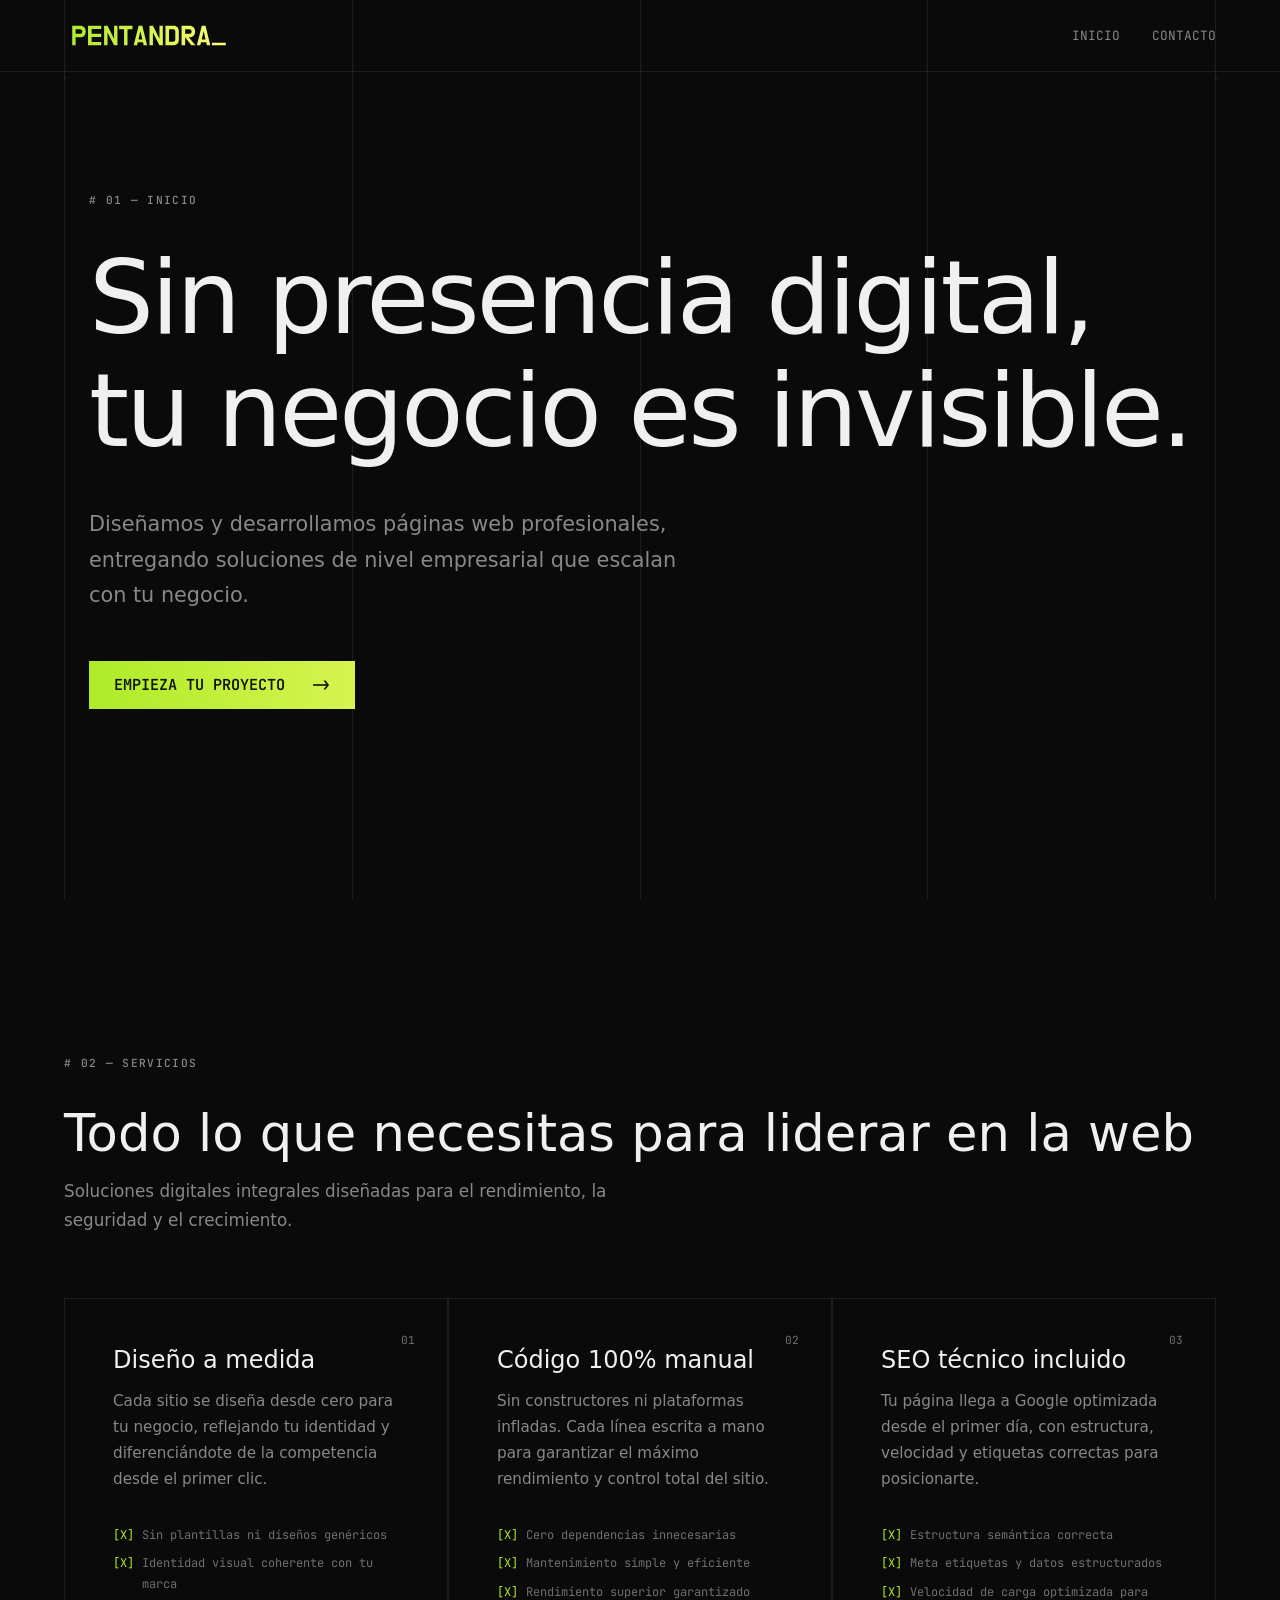
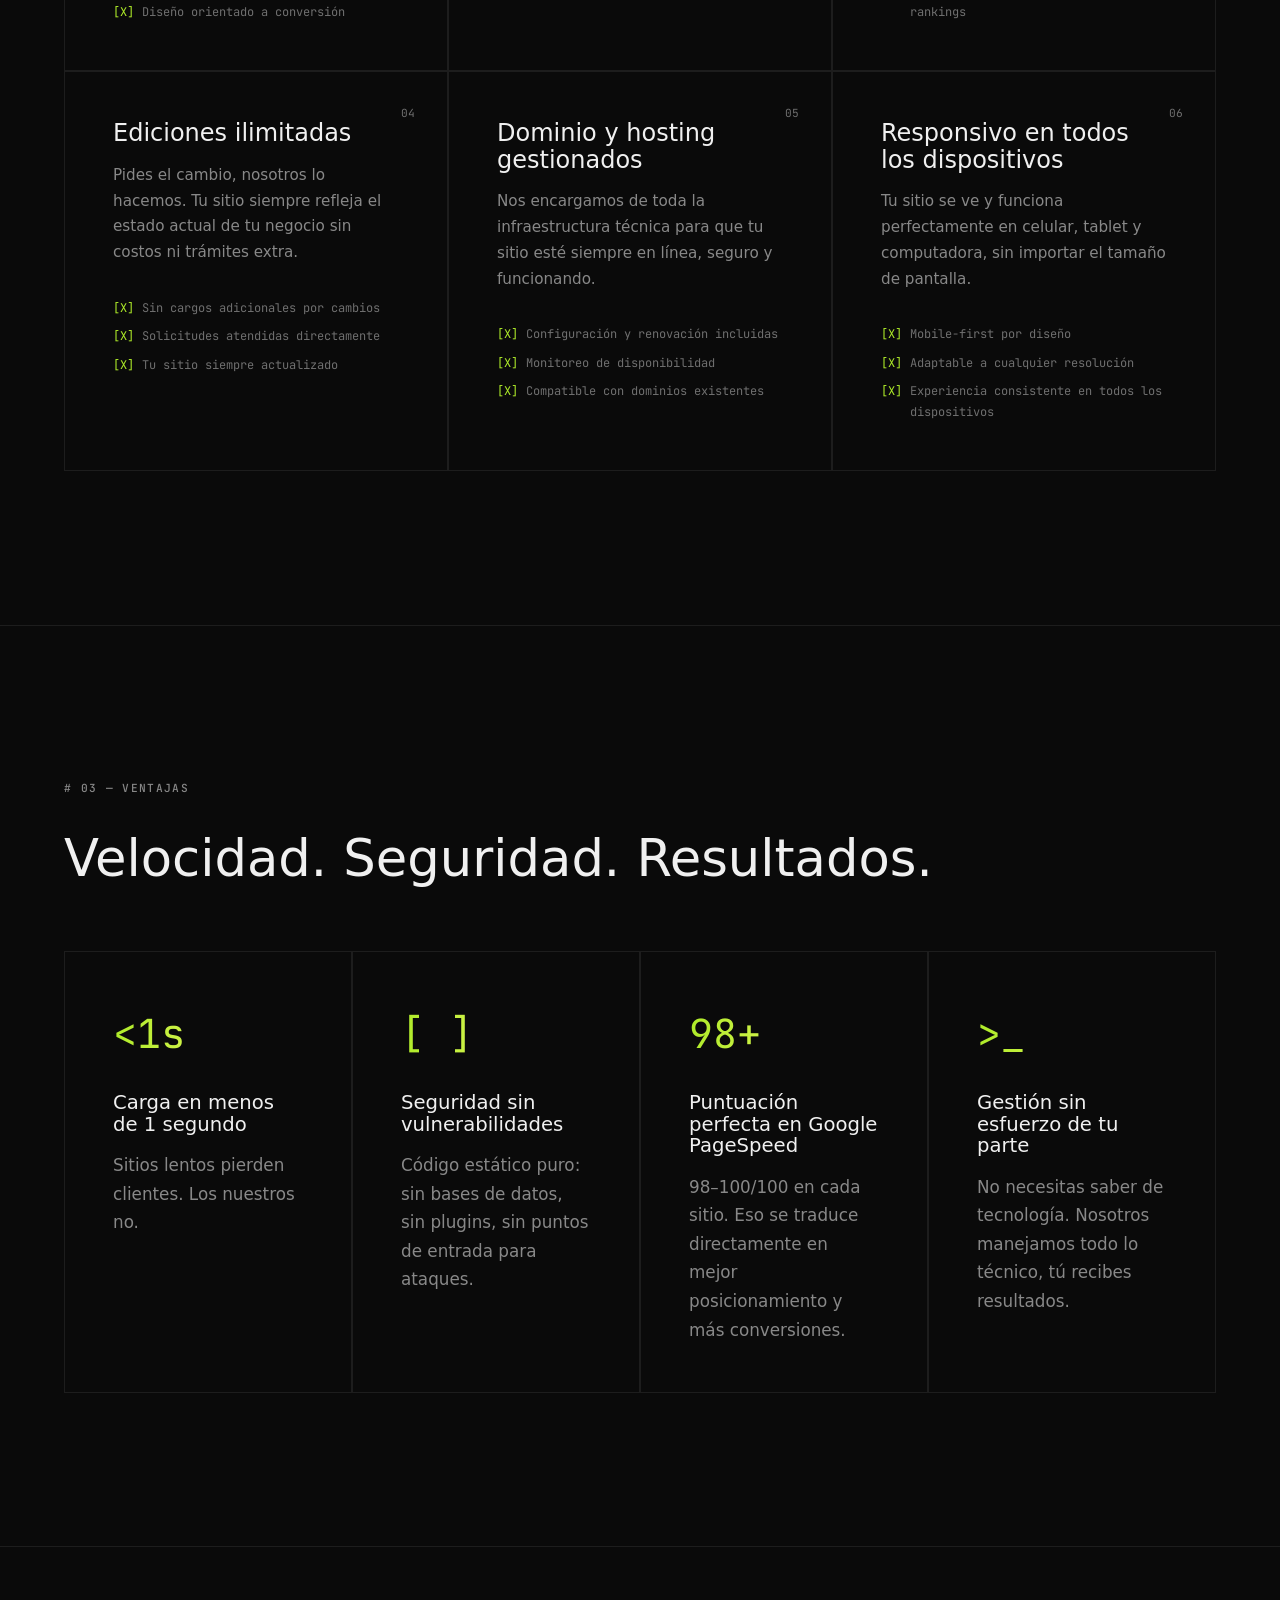
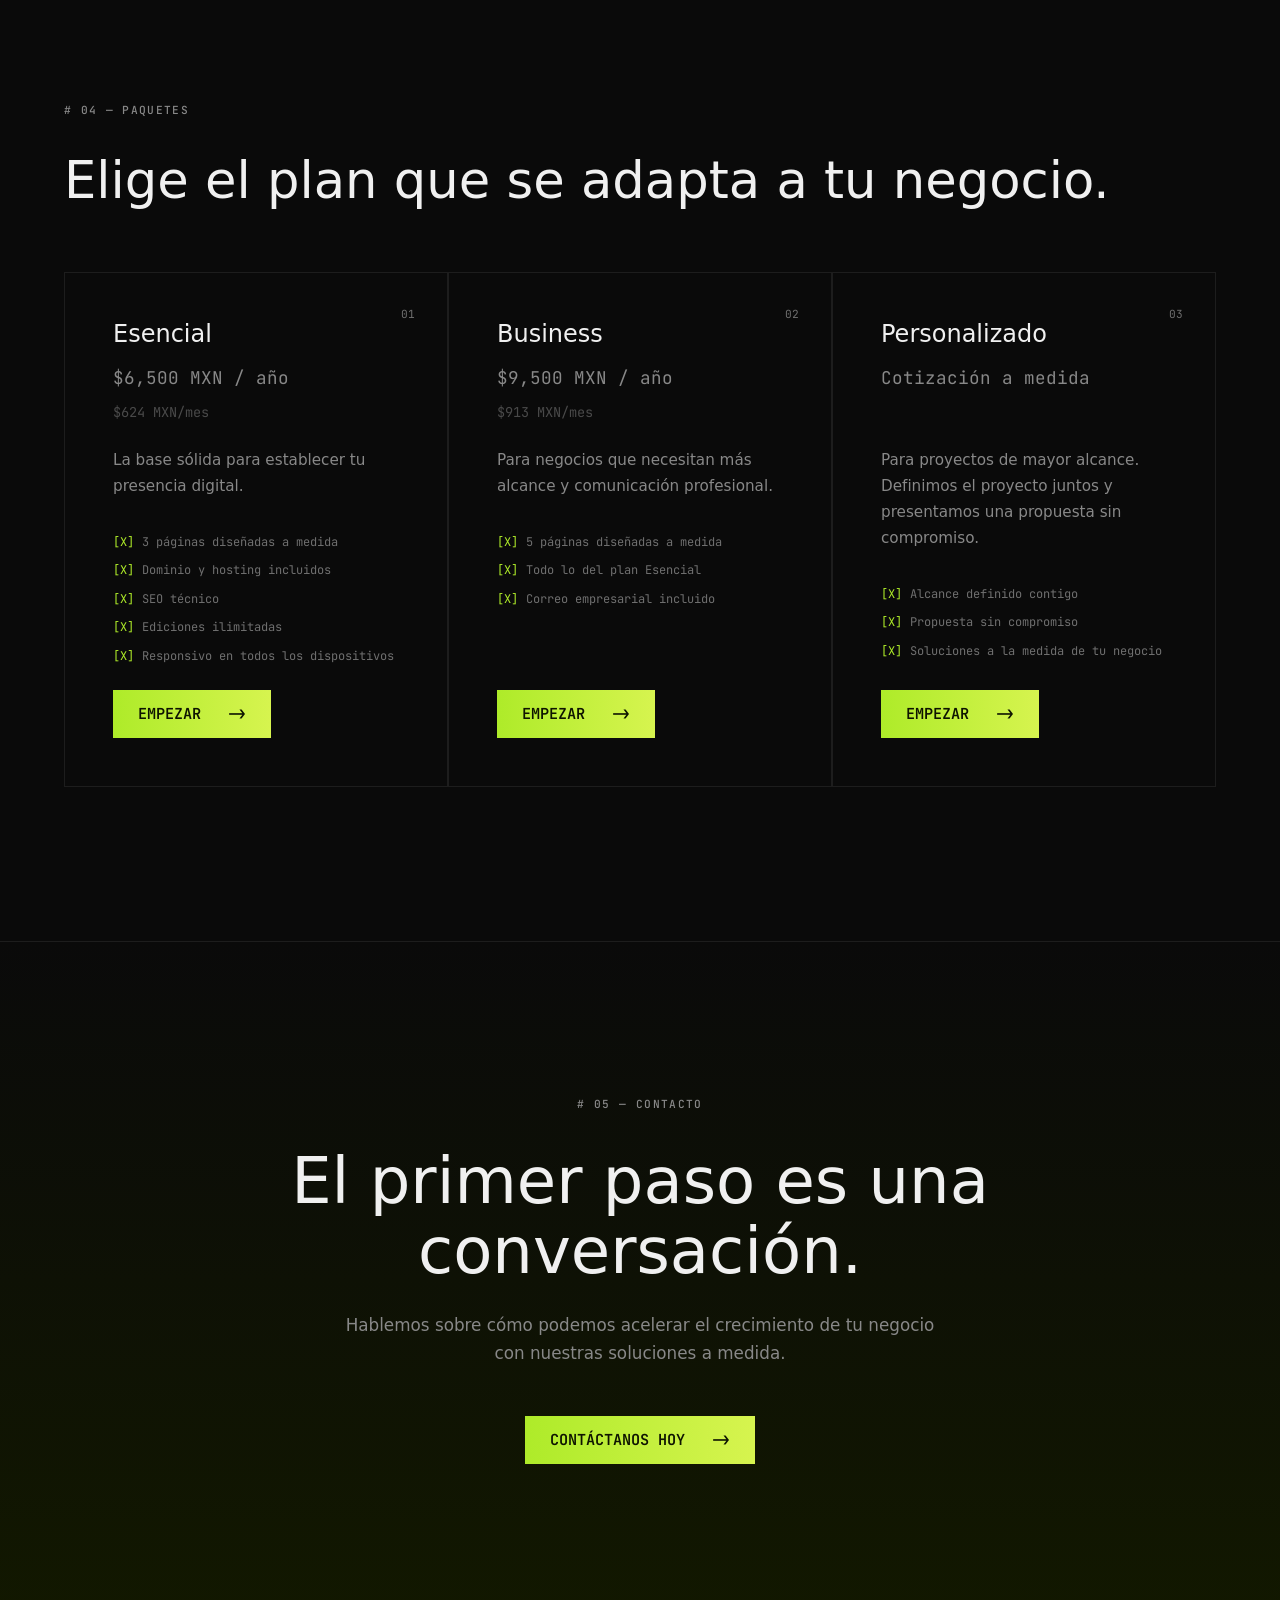
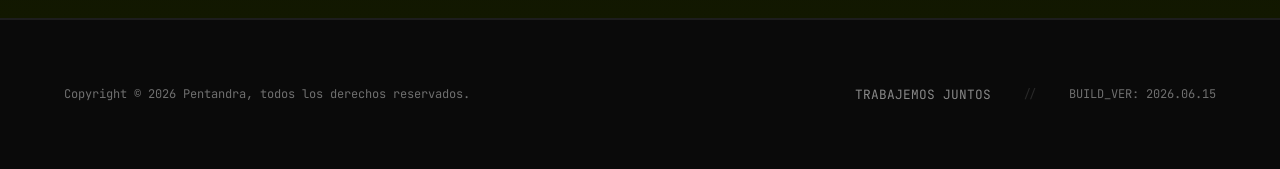
<file: index.html>
<!DOCTYPE html>
<html lang="es">
<head>
    <meta charset="UTF-8">
    <meta name="viewport" content="width=device-width, initial-scale=1.0">
    <meta name="description" content="Pentandra - Diseñamos y desarrollamos páginas web de nivel profesional para pequeñas y medianas empresas, con resultados que hablan por sí solos.">
    <meta name="theme-color" content="#0E1400">
    <title>Pentandra</title>
    
    <!-- Favicons -->
    <link rel="icon" type="image/png" href="images/favicon.png">
    <link rel="icon" type="image/x-icon" href="images/favicon.ico">
    <link rel="icon" type="image/svg+xml" href="images/favicon.svg">

    <!-- Preconnect to Font CDNs -->
    <link rel="preconnect" href="https://fonts.cdnfonts.com">
    <link rel="preconnect" href="https://fonts.googleapis.com">
    <link rel="preconnect" href="https://fonts.gstatic.com" crossorigin>
    
    <!-- Stylesheets -->
    <link rel="stylesheet" href="css/variables.css">
    <link rel="stylesheet" href="css/reset.css">
    <link rel="stylesheet" href="css/base.css">
    <link rel="stylesheet" href="css/layout.css">
    <link rel="stylesheet" href="css/components.css">
    <link rel="stylesheet" href="css/animations.css">
    
    <!-- Scripts -->
    <script src="js/main.js" defer></script>
</head>
<body>
    <nav class="navbar">
        <div class="container">
            <a href="index.html" class="logo">
            <img src="images/logo.svg" alt="Logo Pentandra" width="170">
            </a>
            <div class="nav-links">
                <a href="index.html" class="nav-link">Inicio</a>
                <a href="contacto.html" class="nav-link">Contacto</a>
            </div>
        </div>
    </nav>

    <main>
        <!-- HERO SECTION -->
        <section class="hero section" style="min-height: 100vh; display: flex; align-items: center; border-bottom: none; overflow: hidden;">
            <div class="grid-lines">
                <div class="grid-line-v"></div>
                <div class="grid-line-v"></div>
                <div class="grid-line-v"></div>
                <div class="grid-line-v"></div>
                <div class="grid-line-v"></div>
            </div>
            
            <div class="container" style="position: relative;">

                <div data-animate>
                    <span class="eyebrow"># 01 — INICIO</span>
                    <h1 style="font-size: clamp(3rem, 8vw, 7rem); margin-bottom: 2.5rem; letter-spacing: -0.03em;">
                        Sin presencia digital,<br>tu negocio es invisible.
                    </h1>
                    <p style="font-size: clamp(1.1rem, 2vw, 1.3rem); max-width: 600px; margin-bottom: 3rem;">
                        Diseñamos y desarrollamos páginas web profesionales, entregando soluciones de nivel empresarial que escalan con tu negocio.
                    </p>
                    <a href="contacto.html" class="btn btn-primary btn-animate">
                        Empieza tu proyecto &nbsp; ->
                    </a>
                </div>
            </div>

            <!-- Visual Decorative Grid Marks -->
            <div class="grid-cross" style="top: 72px; left: calc(var(--grid-padding) - 5px);"></div>
            <div class="grid-cross" style="top: 72px; right: calc(var(--grid-padding) - 5px);"></div>
        </section>

        <!-- SERVICES SECTION -->
        <section id="servicios" class="section">
            <div class="container">
                <div data-animate>
                    <span class="eyebrow"># 02 — SERVICIOS</span>
                    <div style="display: flex; flex-direction: column; gap: 1rem; margin-bottom: 4rem;">
                        <h2 style="font-size: clamp(2rem, 4vw, 3.5rem);">Todo lo que necesitas para liderar en la web</h2>
                        <p style="max-width: 600px;">Soluciones digitales integrales diseñadas para el rendimiento, la seguridad y el crecimiento.</p>
                    </div>
                </div>

                <div class="auto-grid" data-animate>
                    <!-- Service 1 -->
                    <article class="service-card">
                        <span class="service-num">01</span>
                        <h3>Diseño a medida</h3>
                        <p>Cada sitio se diseña desde cero para tu negocio, reflejando tu identidad y diferenciándote de la competencia desde el primer clic.</p>
                        <ul class="feature-list">
                            <li class="feature-item"><span>[X]</span> Sin plantillas ni diseños genéricos</li>
                            <li class="feature-item"><span>[X]</span> Identidad visual coherente con tu marca</li>
                            <li class="feature-item"><span>[X]</span> Diseño orientado a conversión</li>
                        </ul>
                    </article>

                    <!-- Service 2 -->
                    <article class="service-card">
                        <span class="service-num">02</span>
                        <h3>Código 100% manual</h3>
                        <p>Sin constructores ni plataformas infladas. Cada línea escrita a mano para garantizar el máximo rendimiento y control total del sitio.</p>
                        <ul class="feature-list">
                            <li class="feature-item"><span>[X]</span> Cero dependencias innecesarias</li>
                            <li class="feature-item"><span>[X]</span> Mantenimiento simple y eficiente</li>
                            <li class="feature-item"><span>[X]</span> Rendimiento superior garantizado</li>
                        </ul>
                    </article>

                    <!-- Service 3 -->
                    <article class="service-card">
                        <span class="service-num">03</span>
                        <h3>SEO técnico incluido</h3>
                        <p>Tu página llega a Google optimizada desde el primer día, con estructura, velocidad y etiquetas correctas para posicionarte.</p>
                        <ul class="feature-list">
                            <li class="feature-item"><span>[X]</span> Estructura semántica correcta</li>
                            <li class="feature-item"><span>[X]</span> Meta etiquetas y datos estructurados</li>
                            <li class="feature-item"><span>[X]</span> Velocidad de carga optimizada para rankings</li>
                        </ul>
                    </article>

                    <!-- Service 4 -->
                    <article class="service-card">
                        <span class="service-num">04</span>
                        <h3>Ediciones ilimitadas</h3>
                        <p>Pides el cambio, nosotros lo hacemos. Tu sitio siempre refleja el estado actual de tu negocio sin costos ni trámites extra.</p>
                        <ul class="feature-list">
                            <li class="feature-item"><span>[X]</span> Sin cargos adicionales por cambios</li>
                            <li class="feature-item"><span>[X]</span> Solicitudes atendidas directamente</li>
                            <li class="feature-item"><span>[X]</span> Tu sitio siempre actualizado</li>
                        </ul>
                    </article>

                    <!-- Service 5 -->
                    <article class="service-card">
                        <span class="service-num">05</span>
                        <h3>Dominio y hosting gestionados</h3>
                        <p>Nos encargamos de toda la infraestructura técnica para que tu sitio esté siempre en línea, seguro y funcionando.</p>
                        <ul class="feature-list">
                            <li class="feature-item"><span>[X]</span> Configuración y renovación incluidas</li>
                            <li class="feature-item"><span>[X]</span> Monitoreo de disponibilidad</li>
                            <li class="feature-item"><span>[X]</span> Compatible con dominios existentes</li>
                        </ul>
                    </article>

                    <!-- Service 6 -->
                    <article class="service-card">
                        <span class="service-num">06</span>
                        <h3>Responsivo en todos los dispositivos</h3>
                        <p>Tu sitio se ve y funciona perfectamente en celular, tablet y computadora, sin importar el tamaño de pantalla.</p>
                        <ul class="feature-list">
                            <li class="feature-item"><span>[X]</span> Mobile-first por diseño</li>
                            <li class="feature-item"><span>[X]</span> Adaptable a cualquier resolución</li>
                            <li class="feature-item"><span>[X]</span> Experiencia consistente en todos los dispositivos</li>
                        </ul>
                    </article>
                </div>
            </div>
        </section>

        <!-- WHY PENTANDRA SECTION -->
        <section class="section">
            <div class="container">
                <div data-animate>
                    <span class="eyebrow"># 03 — VENTAJAS</span>
                    <h2 style="font-size: clamp(2rem, 4vw, 3.5rem); margin-bottom: 4rem;">Velocidad. Seguridad. Resultados.</h2>
                </div>

                <div class="auto-grid auto-grid--4" data-animate>
                    <div style="padding: 3rem;">
                        <div class="font-mono text-gradient" style="font-size: 2.5rem; margin-bottom: 1.5rem;">&lt;1s</div>
                        <h3 style="margin-bottom: 1rem;">Carga en menos de 1 segundo</h3>
                        <p>Sitios lentos pierden clientes. Los nuestros no.</p>
                    </div>
                    <div style="padding: 3rem;">
                        <div class="font-mono text-gradient" style="font-size: 2.5rem; margin-bottom: 1.5rem;">[ ]</div>
                        <h3 style="margin-bottom: 1rem;">Seguridad sin vulnerabilidades</h3>
                        <p>Código estático puro: sin bases de datos, sin plugins, sin puntos de entrada para ataques.</p>
                    </div>
                    <div style="padding: 3rem;">
                        <div class="font-mono text-gradient" style="font-size: 2.5rem; margin-bottom: 1.5rem;">98+</div>
                        <h3 style="margin-bottom: 1rem;">Puntuación perfecta en Google PageSpeed</h3>
                        <p>98–100/100 en cada sitio. Eso se traduce directamente en mejor posicionamiento y más conversiones.</p>
                    </div>
                    <div style="padding: 3rem;">
                        <div class="font-mono text-gradient" style="font-size: 2.5rem; margin-bottom: 1.5rem;">>_</div>
                        <h3 style="margin-bottom: 1rem;">Gestión sin esfuerzo de tu parte</h3>
                        <p>No necesitas saber de tecnología. Nosotros manejamos todo lo técnico, tú recibes resultados.</p>
                    </div>
                </div>
            </div>
        </section>

        <!-- PRICING SECTION -->
        <section id="paquetes" class="section">
            <div class="container">
                <div data-animate>
                    <span class="eyebrow"># 04 — PAQUETES</span>
                    <div style="display: flex; flex-direction: column; gap: 1rem; margin-bottom: 4rem;">
                        <h2 style="font-size: clamp(2rem, 4vw, 3.5rem);">Elige el plan que se adapta a tu negocio.</h2>
                    </div>
                </div>

                <div class="auto-grid" style="grid-template-columns: repeat(auto-fit, minmax(min(100%, 300px), 1fr));" data-animate>
                    <!-- Plan Esencial -->
                    <article class="service-card">
                        <span class="service-num">01</span>
                        <h3>Esencial</h3>
                        <p class="font-mono" style="font-size: 1.1rem; margin-bottom: 0.5rem;">$6,500 MXN / año</p>
                        <p class="font-mono" style="font-size: 0.85rem; opacity: 0.5; margin-bottom: 1.5rem;">$624 MXN/mes</p>
                        <p>La base sólida para establecer tu presencia digital.</p>
                        <ul class="feature-list">
                            <li class="feature-item"><span>[X]</span> 3 páginas diseñadas a medida</li>
                            <li class="feature-item"><span>[X]</span> Dominio y hosting incluidos</li>
                            <li class="feature-item"><span>[X]</span> SEO técnico</li>
                            <li class="feature-item"><span>[X]</span> Ediciones ilimitadas</li>
                            <li class="feature-item"><span>[X]</span> Responsivo en todos los dispositivos</li>
                        </ul>
                        <a href="contacto.html" class="btn btn-primary btn-animate" style="margin-top: 2rem; display: inline-block;">
                            Empezar &nbsp; ->
                        </a>
                    </article>

                    <!-- Plan Business -->
                    <article class="service-card">
                        <span class="service-num">02</span>
                        <h3>Business</h3>
                        <p class="font-mono" style="font-size: 1.1rem; margin-bottom: 0.5rem;">$9,500 MXN / año</p>
                        <p class="font-mono" style="font-size: 0.85rem; opacity: 0.5; margin-bottom: 1.5rem;">$913 MXN/mes</p>
                        <p>Para negocios que necesitan más alcance y comunicación profesional.</p>
                        <ul class="feature-list">
                            <li class="feature-item"><span>[X]</span> 5 páginas diseñadas a medida</li>
                            <li class="feature-item"><span>[X]</span> Todo lo del plan Esencial</li>
                            <li class="feature-item"><span>[X]</span> Correo empresarial incluido</li>
                        </ul>
                        <a href="contacto.html" class="btn btn-primary btn-animate" style="margin-top: 2rem; display: inline-block;">
                            Empezar &nbsp; ->
                        </a>
                    </article>

                    <!-- Plan Personalizado -->
                    <article class="service-card">
                        <span class="service-num">03</span>
                        <h3>Personalizado</h3>
                        <p class="font-mono" style="font-size: 1.1rem; margin-bottom: 0.5rem;">Cotización a medida</p>
                        <p class="font-mono" style="font-size: 0.85rem; opacity: 0.5; margin-bottom: 1.5rem;">&nbsp;</p>
                        <p>Para proyectos de mayor alcance. Definimos el proyecto juntos y presentamos una propuesta sin compromiso.</p>
                        <ul class="feature-list">
                            <li class="feature-item"><span>[X]</span> Alcance definido contigo</li>
                            <li class="feature-item"><span>[X]</span> Propuesta sin compromiso</li>
                            <li class="feature-item"><span>[X]</span> Soluciones a la medida de tu negocio</li>
                        </ul>
                        <a href="contacto.html" class="btn btn-primary btn-animate" style="margin-top: 2rem; display: inline-block;">
                            Empezar &nbsp; ->
                        </a>
                    </article>
                </div>
            </div>
        </section>

        <!-- FINAL CTA SECTION -->
        <section class="section" style="text-align: center; background: linear-gradient(to bottom, var(--color-bg), var(--color-bg-secondary));">
            <div class="container">
                <div data-animate>
                    <span class="eyebrow"># 05 — CONTACTO</span>
                    <h2 style="font-size: clamp(2rem, 5vw, 4.5rem); margin-bottom: 1.5rem;">El primer paso es una conversación.</h2>
                    <p style="max-width: 600px; margin: 0 auto 3rem;">Hablemos sobre cómo podemos acelerar el crecimiento de tu negocio con nuestras soluciones a medida.</p>
                    <a href="contacto.html" class="btn btn-primary btn-animate">
                        Contáctanos hoy &nbsp; ->
                    </a>
                </div>
            </div>
        </section>
    </main>

    <footer class="footer">
        <div class="container">
            <div class="footer-content">
                <div>Copyright © 2026 Pentandra, todos los derechos reservados.</div>
                <div style="display: flex; gap: 2rem;">
                    <a href="contacto.html" class="nav-link">Trabajemos Juntos</a>
                    <span class="font-mono" style="opacity: 0.3;">//</span>
                    <span class="font-mono">BUILD_VER: 2026.06.15</span>
                </div>
            </div>
        </div>
    </footer>
</body>
</html>
</file>
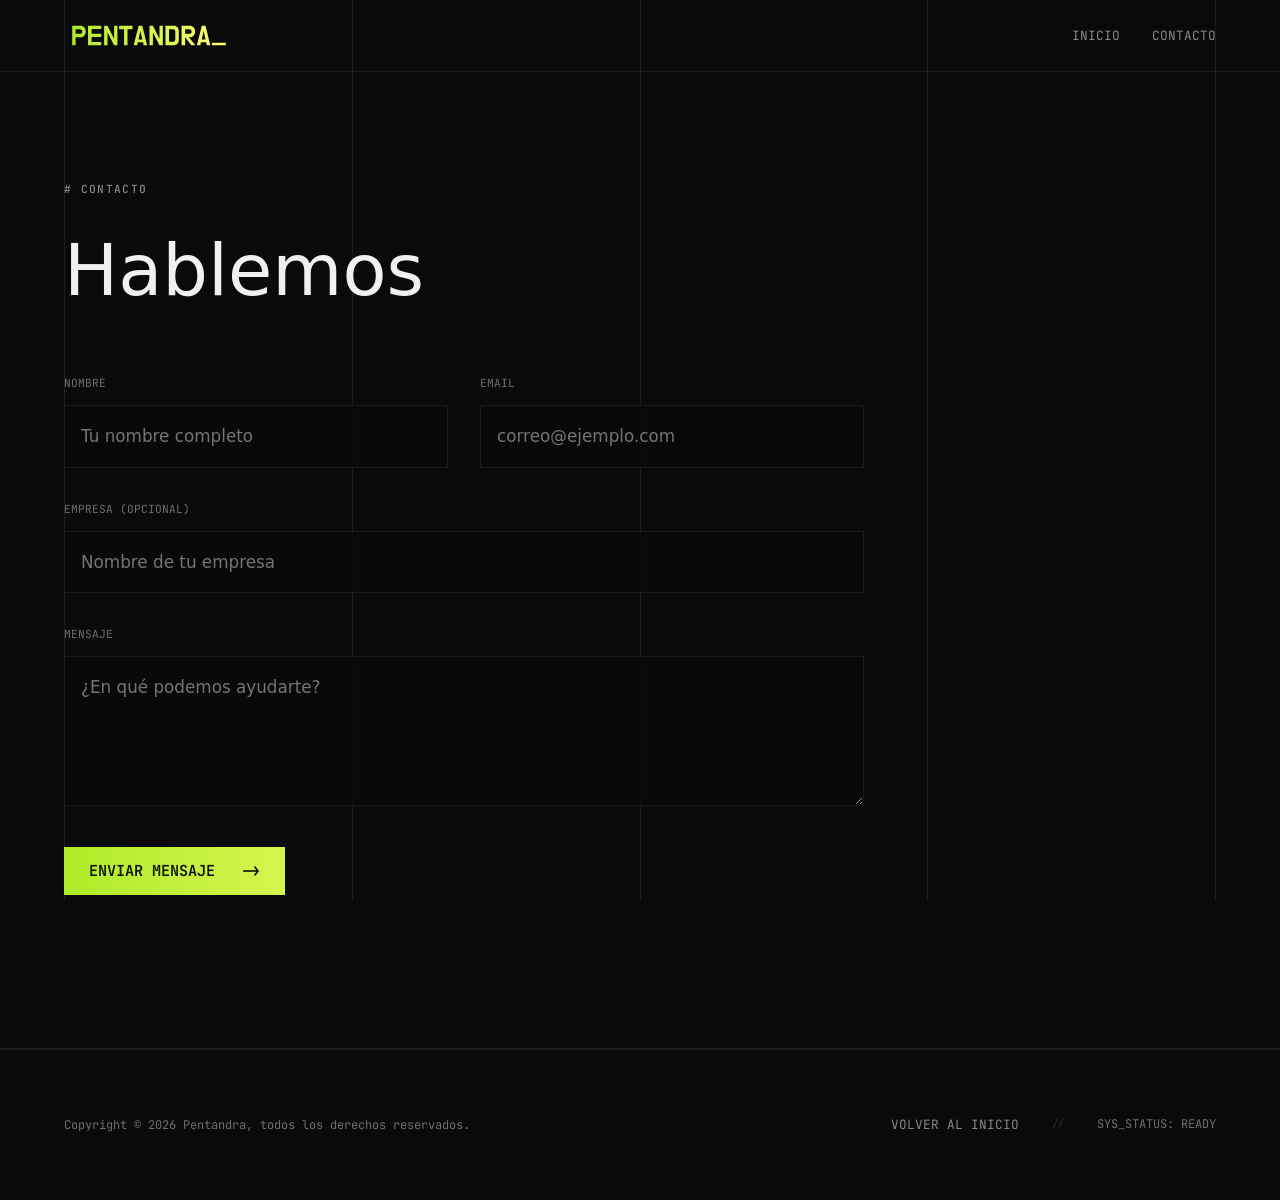
<file: contacto.html>
<!DOCTYPE html>
<html lang="es">
<head>
    <meta charset="UTF-8">
    <meta name="viewport" content="width=device-width, initial-scale=1.0">
    <meta name="description" content="Contacta a Pentandra - Hablemos sobre tu próximo proyecto digital.">
    <meta name="theme-color" content="#0E1400">
    <title>Contacto | Pentandra</title>
    
    <!-- Favicons -->
    <link rel="icon" type="image/svg+xml" href="/images/favicon.svg">

    <!-- Preconnect to Font CDNs -->
    <link rel="preconnect" href="https://fonts.cdnfonts.com">
    <link rel="preconnect" href="https://fonts.googleapis.com">
    <link rel="preconnect" href="https://fonts.gstatic.com" crossorigin>
    
    <!-- Stylesheets -->
    <link rel="stylesheet" href="css/variables.css">
    <link rel="stylesheet" href="css/reset.css">
    <link rel="stylesheet" href="css/base.css">
    <link rel="stylesheet" href="css/layout.css">
    <link rel="stylesheet" href="css/components.css">
    <link rel="stylesheet" href="css/animations.css">
    
    <!-- Scripts -->
    <script src="js/main.js" defer></script>
    <script src="js/form.js" defer></script>
</head>
<body>
    <nav class="navbar">
        <div class="container">
            <a href="index.html" class="logo">
            <img src="images/logo.svg" alt="Logo Pentandra" width="170">
            <!-- <div class="font-mono" style="position: absolute; top: 10; left: 5; font-size: 0.60rem; color: var(--color-text-tertiary); opacity: 0.5;">
                    [ 28.6353° N, 106.0889° W ]
                </div> -->
            </a>
            <div class="nav-links">
                <a href="index.html" class="nav-link">Inicio</a>
                <a href="contacto.html" class="nav-link">Contacto</a>
            </div>
        </div>
    </nav>

    <main>
        <section class="section" style="padding-top: 180px; min-height: 90vh;">
            <div class="grid-lines">
                <div class="grid-line-v"></div>
                <div class="grid-line-v"></div>
                <div class="grid-line-v"></div>
                <div class="grid-line-v"></div>
                <div class="grid-line-v"></div>
            </div>

            <div class="container">
                <div data-animate>
                    <span class="eyebrow"># CONTACTO</span>
                    <h1 style="font-size: clamp(2.5rem, 6vw, 4.5rem); margin-bottom: 4rem;">Hablemos</h1>
                </div>

                <div style="max-width: 800px;" data-animate data-delay="1">
                    <form name="contacto" method="POST" data-netlify="true" id="contact-form">
                        <div style="display: grid; grid-template-columns: repeat(auto-fit, minmax(300px, 1fr)); gap: 2rem;">
                            <div class="form-group">
                                <label for="nombre" class="form-label">Nombre</label>
                                <input type="text" id="nombre" name="nombre" class="form-control" required placeholder="Tu nombre completo">
                            </div>
                            <div class="form-group">
                                <label for="email" class="form-label">Email</label>
                                <input type="email" id="email" name="email" class="form-control" required placeholder="correo@ejemplo.com">
                            </div>
                        </div>

                        <div class="form-group">
                            <label for="empresa" class="form-label">Empresa (Opcional)</label>
                            <input type="text" id="empresa" name="empresa" class="form-control" placeholder="Nombre de tu empresa">
                        </div>

                        <div class="form-group">
                            <label for="mensaje" class="form-label">Mensaje</label>
                            <textarea id="mensaje" name="mensaje" class="form-control" required placeholder="¿En qué podemos ayudarte?"></textarea>
                        </div>

                        <div style="margin-top: 2rem;">
                            <button type="submit" class="btn btn-primary btn-animate" id="submit-btn">
                                Enviar mensaje &nbsp; ->
                            </button>
                            <p id="form-feedback" style="margin-top: 1rem; font-size: 0.9rem; display: none;"></p>
                        </div>
                    </form>
                </div>
            </div>
        </section>
    </main>

    <footer class="footer">
        <div class="container">
            <div class="footer-content">
                <div>Copyright © 2026 Pentandra, todos los derechos reservados.</div>
                <div style="display: flex; gap: 2rem;">
                    <a href="index.html" class="nav-link">Volver al Inicio</a>
                    <span class="font-mono" style="opacity: 0.3;">//</span>
                    <span class="font-mono">SYS_STATUS: READY</span>
                </div>
            </div>
        </div>
    </footer>
</body>
</html>
</file>
<file: css/variables.css>
:root {
  /* Colors */
  --color-bg: #0a0a0a;
  --color-bg-secondary: #121800;
  --color-bg-card: #181818;
  --color-border: rgba(255, 255, 255, 0.08);
  --color-border-hover: rgba(255, 255, 255, 0.15);
  --color-text: #f0f0f0;
  --color-text-secondary: #888888;
  --color-text-tertiary: #6f6f6f;
  --color-accent-start: #AEEB29;
  --color-accent-end: #FFFD75;
  
  /* Typography */
  --font-sans: 'Everett', ui-sans-serif, system-ui, sans-serif;
  --font-mono: 'JetBrains Mono', 'Courier New', monospace;
  
  /* Spacing */
  --space-section: clamp(80px, 12vw, 160px);
  --space-gap: clamp(16px, 3vw, 32px);
  
  /* Grid */
  --grid-line: 1px solid var(--color-border);
  --grid-max: 1280px;
  --grid-padding: clamp(20px, 5vw, 80px);
  
  /* Transitions */
  --transition-fast: 150ms ease;
  --transition-base: 300ms ease;

  /* Z-index */
  --z-nav: 1000;
  --z-overlay: 100;
}
</file>
<file: css/base.css>
@import url('https://fonts.cdnfonts.com/css/everett');
@import url('https://fonts.googleapis.com/css2?family=JetBrains+Mono:wght@400;500&display=swap');

body {
  background-color: var(--color-bg);
  color: var(--color-text);
  font-family: var(--font-sans);
  font-size: clamp(0.9rem, 1.5vw, 1.05rem);
  line-height: 1.7;
  overflow-x: hidden;
}

h1, h2, h3, h4 {
  color: var(--color-text);
  font-weight: 500;
  line-height: 1.1;
}

p {
  color: var(--color-text-secondary);
}

.font-mono {
  font-family: var(--font-mono);
}

.text-gradient {
  background: linear-gradient(to right, var(--color-accent-start), var(--color-accent-end));
  -webkit-background-clip: text;
  -webkit-text-fill-color: transparent;
  background-clip: text;
}

/* Custom Selection */
::selection {
  background-color: var(--color-accent-start);
  color: var(--color-bg);
}

/* Scrollbar */
::-webkit-scrollbar {
  width: 6px;
}

::-webkit-scrollbar-track {
  background: var(--color-bg);
}

::-webkit-scrollbar-thumb {
  background: var(--color-border);
}

::-webkit-scrollbar-thumb:hover {
  background: var(--color-text-tertiary);
}
</file>
<file: css/layout.css>
.container {
  max-width: var(--grid-max);
  margin: 0 auto;
  padding: 0 var(--grid-padding);
  position: relative;
}

.section {
  padding: var(--space-section) 0;
  border-bottom: var(--grid-line);
}

/* Grid System */
.grid-lines {
  position: absolute;
  top: 0;
  left: 0;
  right: 0;
  bottom: 0;
  pointer-events: none;
  z-index: -1;
  display: flex;
  justify-content: space-between;
  padding: 0 var(--grid-padding);
}

.grid-line-v {
  width: 1px;
  height: 100%;
  background: var(--color-border);
}

.grid-cross {
  position: absolute;
  width: 11px;
  height: 11px;
  color: var(--color-border);
  font-family: var(--font-mono);
  font-size: 10px;
  display: flex;
  align-items: center;
  justify-content: center;
}

.grid-cross::before {
  content: '+';
}

/* Utility Layouts */
.flex-between {
  display: flex;
  justify-content: space-between;
  align-items: center;
}

.stack {
  display: flex;
  flex-direction: column;
}

.eyebrow {
  display: block;
  font-family: var(--font-mono);
  font-size: 0.7rem;
  font-weight: 500;
  letter-spacing: 0.12em;
  text-transform: uppercase;
  color: var(--color-text-secondary);
  margin-bottom: 2rem;
}

/* Responsive Grid Helpers */
.auto-grid {
  display: grid;
  grid-template-columns: repeat(auto-fit, minmax(min(100%, 300px), 1fr));
}

.auto-grid > * {
  border-right: var(--grid-line);
  border-bottom: var(--grid-line);
  border-top: var(--grid-line);
  border-left: var(--grid-line);
}

.auto-grid--4 {
    grid-template-columns: repeat(4, 1fr);
}

@media (max-width: 1024px) {
    .auto-grid--4 {
        grid-template-columns: repeat(2, 1fr);
    }
}

@media (max-width: 600px) {
    .auto-grid--4 {
        grid-template-columns: 1fr;
    }
}
</file>
<file: css/components.css>
/* Navbar */
.navbar {
  position: fixed;
  top: 0;
  left: 0;
  right: 0;
  height: 72px;
  z-index: var(--z-nav);
  border-bottom: var(--grid-line);
  transition: var(--transition-base);
}

.navbar.scrolled {
  background: rgba(10, 10, 10, 0.85);
  backdrop-filter: blur(16px);
  -webkit-backdrop-filter: blur(16px);
  height: 64px;
}

.navbar .container {
  height: 100%;
  display: flex;
  justify-content: space-between;
  align-items: center;
}

.navbar__logo-img {
  height: 36px;
  width: auto;
  display: block;
}

.nav-links {
  display: flex;
  gap: 2rem;
}

.nav-link {
  font-family: var(--font-mono);
  font-size: 0.8rem;
  text-transform: uppercase;
  color: var(--color-text-secondary);
  transition: var(--transition-fast);
}

.nav-link:hover {
  color: var(--color-text);
}

/* Buttons */
.btn {
  display: inline-flex;
  align-items: center;
  justify-content: center;
  padding: 10px 24px;
  font-family: var(--font-mono);
  font-size: 0.95rem;
  font-weight: 500;
  text-transform: uppercase;
  transition: var(--transition-base);
  position: relative;
  z-index: 1;
}

.btn-primary {
  color: #0E1400;
  font-weight: 600;
  background: var(--color-bg);
  border: 1px solid transparent;
}

.btn-primary::before {
  content: '';
  position: absolute;
  inset: -1px;
  background: linear-gradient(to right, var(--color-accent-start), var(--color-accent-end));
  z-index: -1;
  transition: opacity var(--transition-base);
}

.btn-primary:hover::before {
  opacity: 0.8;
}

/* Service Cards */
.service-card {
  padding: 3rem;
  position: relative;
  transition: var(--transition-base);
  background: var(--color-bg);
}

.service-card:hover {
  background: var(--color-bg-card);
  transform: translateY(-4px);
  border-color: var(--color-border-hover);
}

#paquetes .service-card {
    display: flex;
    flex-direction: column;
}

#paquetes .service-card .btn {
    margin-top: auto !important;
    align-self: flex-start;
}

/* Advantage Cards */
.advantage-card {
  padding: 3rem;
  border: 1px solid var(--color-border);
  transition: var(--transition-base);
}

.advantage-card:hover {
  border-color: var(--color-border-hover);
}

.service-num {
  position: absolute;
  top: 2rem;
  right: 2rem;
  font-family: var(--font-mono);
  font-size: 0.7rem;
  color: var(--color-text-tertiary);
}

.service-card h3 {
  margin-bottom: 1rem;
  font-size: 1.5rem;
}

.service-card p {
  margin-bottom: 2rem;
  font-size: 0.95rem;
}

.feature-list {
  display: flex;
  flex-direction: column;
  gap: 0.5rem;
}

#paquetes .service-card .feature-list {
    margin-bottom: 1.5rem;
}

.feature-item {
  font-family: var(--font-mono);
  font-size: 0.75rem;
  color: var(--color-text-tertiary);
  display: flex;
  gap: 0.5rem;
}

.feature-item span {
  color: var(--color-accent-start);
}

/* Form Elements */
.form-group {
  margin-bottom: 2rem;
}

.form-label {
  display: block;
  font-family: var(--font-mono);
  font-size: 0.7rem;
  text-transform: uppercase;
  color: var(--color-text-tertiary);
  margin-bottom: 0.75rem;
}

.form-control {
  width: 100%;
  padding: 1rem;
  background: rgba(10, 10, 10, 0.85);
  backdrop-filter: blur(16px);
  -webkit-backdrop-filter: blur(16px);
  border: var(--grid-line);
  color: var(--color-text);
  transition: var(--transition-base);
}

.form-control:focus {
  outline: none;
  border-color: var(--color-accent-start);
}

textarea.form-control {
  min-height: 150px;
  resize: vertical;
}

/* Footer */
.footer {
  padding: 4rem 0;
  border-top: var(--grid-line);
}

.footer-content {
  display: flex;
  justify-content: space-between;
  align-items: center;
  font-family: var(--font-mono);
  font-size: 0.75rem;
  color: var(--color-text-tertiary);
}

@media (max-width: 768px) {
  .navbar { height: 60px; }
  .nav-links { gap: 1rem; }
  .service-card { padding: 2rem; }
  .footer-content { flex-direction: column; gap: 1rem; text-align: center; }
}
</file>
<file: css/animations.css>
[data-animate] {
  opacity: 0;
  transform: translateY(20px);
  transition: opacity 0.8s cubic-bezier(0.16, 1, 0.3, 1), transform 0.8s cubic-bezier(0.16, 1, 0.3, 1);
  will-change: opacity, transform;
}

[data-animate].is-visible {
  opacity: 1;
  transform: translateY(0);
}

/* Stagger Delays */
[data-delay="1"] { transition-delay: 0.1s; }
[data-delay="2"] { transition-delay: 0.2s; }
[data-delay="3"] { transition-delay: 0.3s; }
[data-delay="4"] { transition-delay: 0.4s; }
[data-delay="5"] { transition-delay: 0.5s; }
[data-delay="6"] { transition-delay: 0.6s; }

/* Gradient Button Animation */
@keyframes gradient-move {
  0% { background-position: 0% 50%; }
  50% { background-position: 100% 50%; }
  100% { background-position: 0% 50%; }
}

.btn-animate::before {
  background-size: 200% 200%;
  animation: gradient-move 5s linear infinite;
}

/* Hover reveal effect */
.reveal-text {
  overflow: hidden;
}

.reveal-text span {
  display: inline-block;
  transform: translateY(100%);
  transition: transform 0.8s cubic-bezier(0.16, 1, 0.3, 1);
}

.is-visible .reveal-text span {
  transform: translateY(0);
}
</file>
